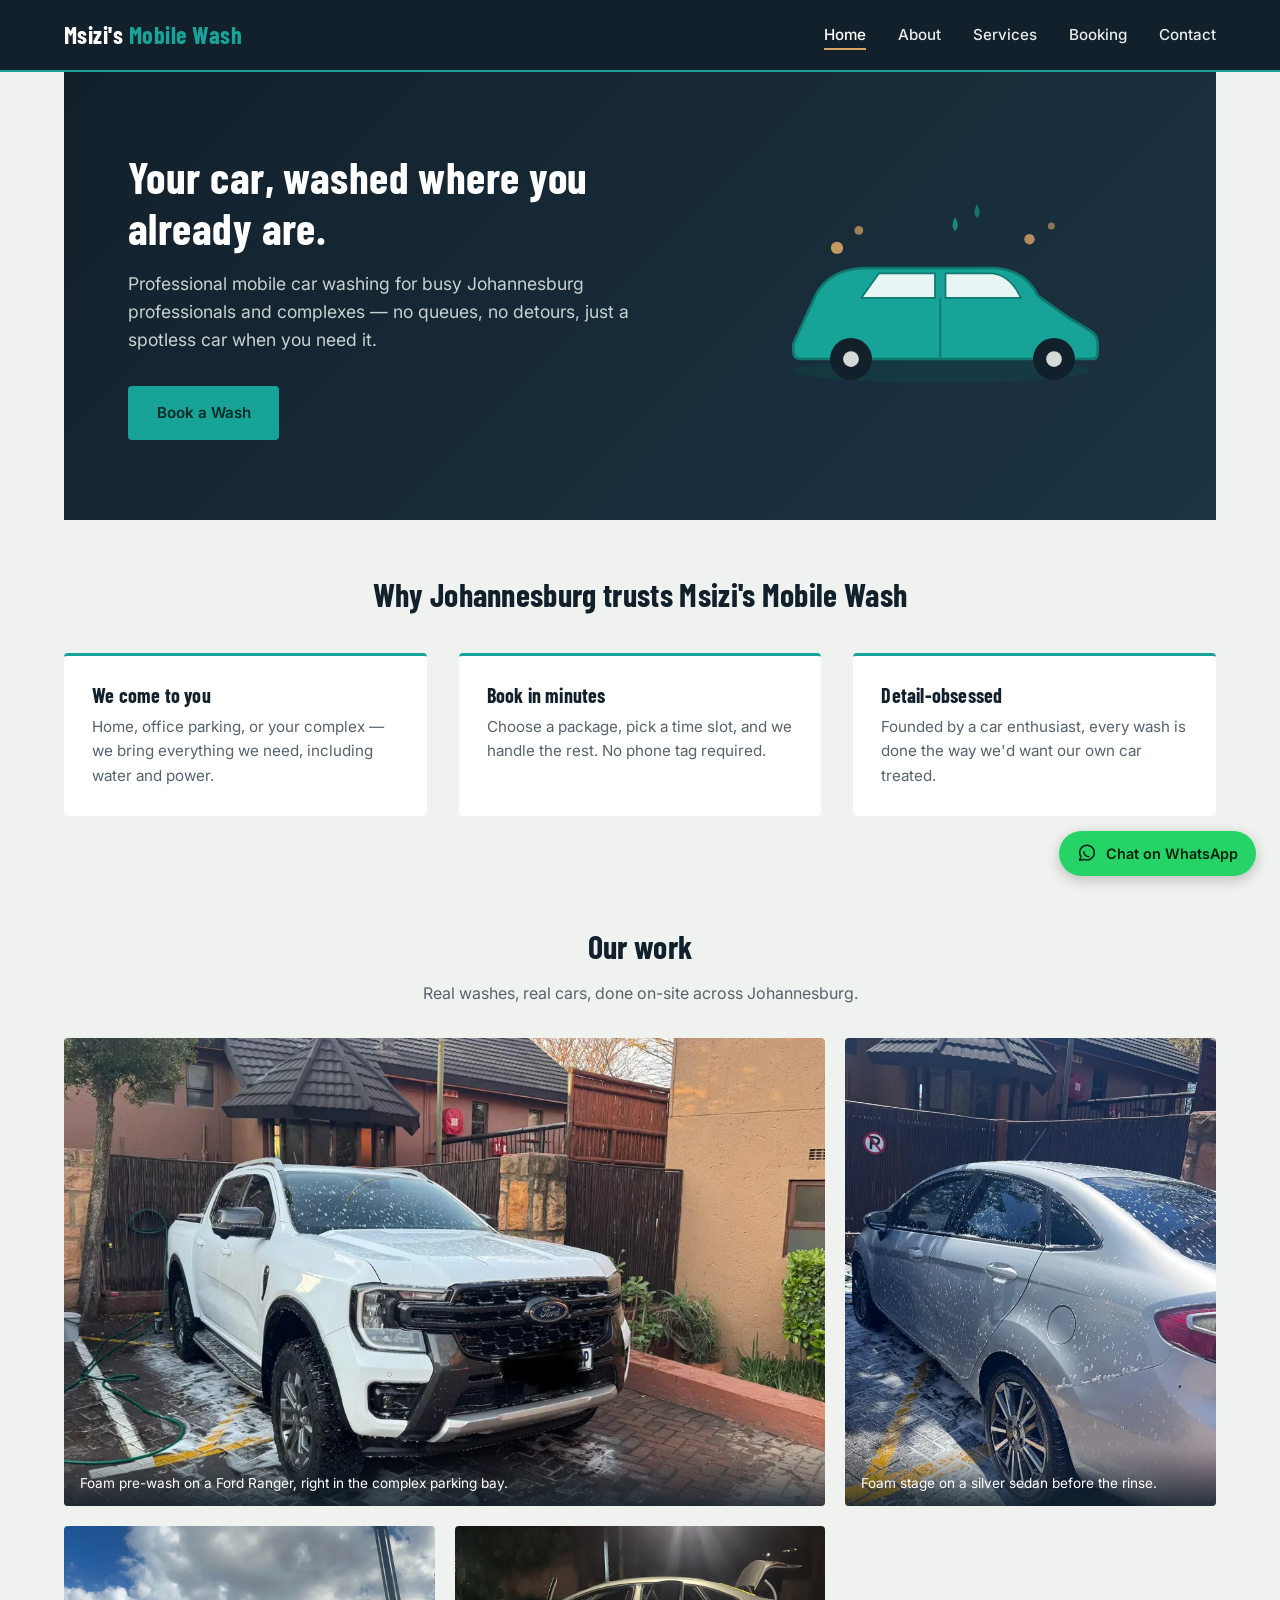
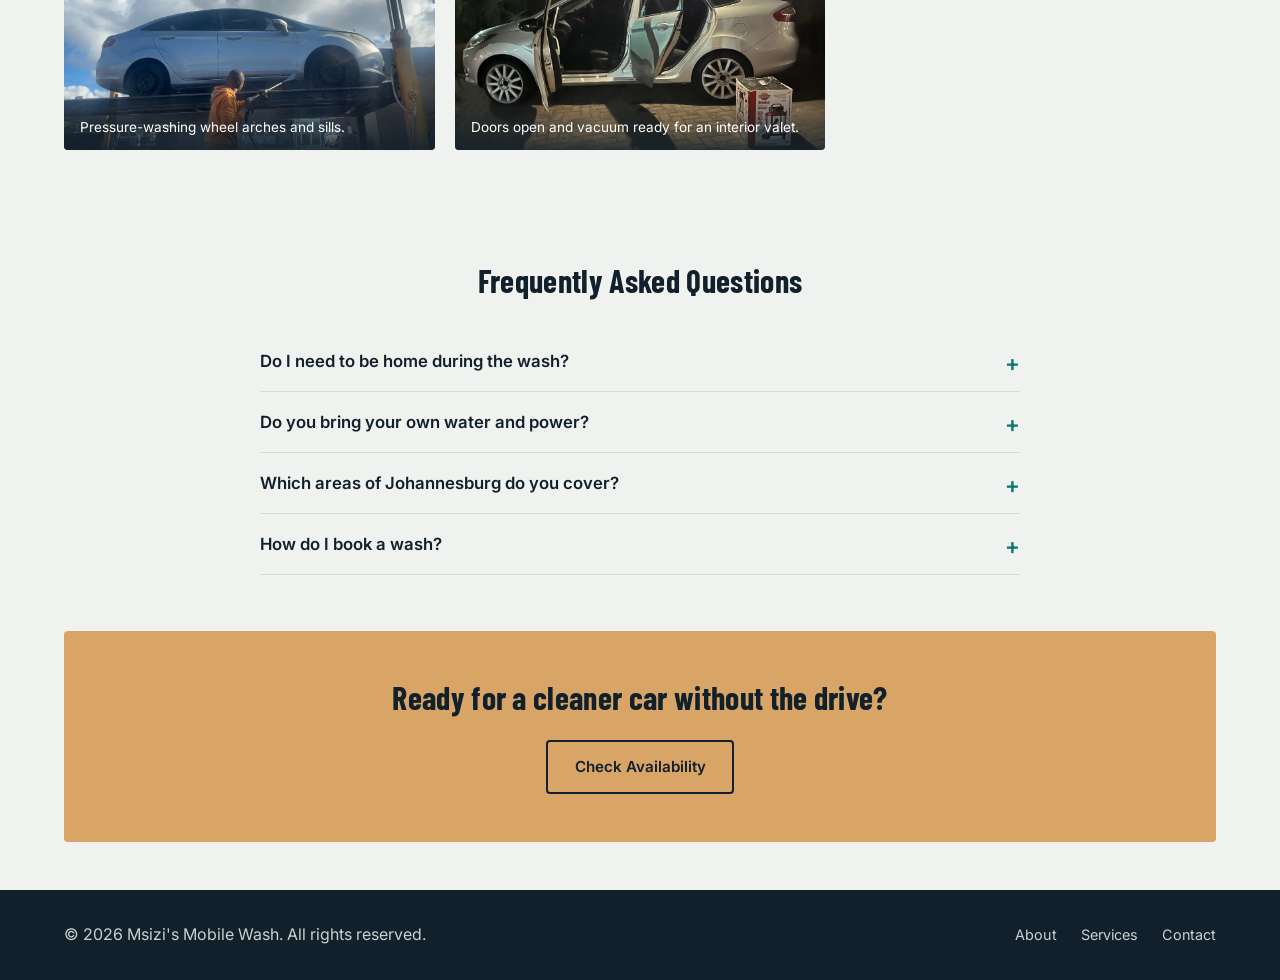
<file: index.html>
<!DOCTYPE html>
<html lang="en">

<head>
  <meta charset="UTF-8">
  <meta name="viewport" content="width=device-width, initial-scale=1.0">
  <title>Msizi's Mobile Wash | Mobile Car Wash in Johannesburg</title>
  <meta name="description"
    content="Msizi's Mobile Wash brings premium car cleaning to your home, office, or complex anywhere in Johannesburg. Book your wash online today.">
  <link rel="canonical" href="https://www.msizismobilewash.co.za/index.html">

  <meta property="og:type" content="website">
  <meta property="og:title" content="Msizi's Mobile Wash | Mobile Car Wash in Johannesburg">
  <meta property="og:description"
    content="Premium car cleaning that comes to you — home, office, or complex, anywhere in Johannesburg.">
  <meta property="og:url" content="https://www.msizismobilewash.co.za/index.html">
  <meta property="og:image" content="https://www.msizismobilewash.co.za/images/hero-illustration.svg">
  <meta name="twitter:card" content="summary_large_image">

  <script type="application/ld+json">
  {
    "@context": "https://schema.org",
    "@type": "AutoWash",
    "name": "Msizi's Mobile Wash",
    "image": "https://www.msizismobilewash.co.za/images/hero-illustration.svg",
    "description": "Mobile car wash service bringing premium vehicle cleaning to homes, offices, and complexes across Johannesburg.",
    "areaServed": {
      "@type": "City",
      "name": "Johannesburg"
    },
    "address": {
      "@type": "PostalAddress",
      "addressLocality": "Johannesburg",
      "addressRegion": "Gauteng",
      "addressCountry": "ZA"
    },
    "telephone": "+27731234567",
    "priceRange": "R150 - R550",
    "openingHours": "Mo-Sa 07:00-18:00"
  }
  </script>

  <link rel="stylesheet" href="css/style.css">
</head>

<body>
  <header>
    <div class="logo">Msizi's <span>Mobile Wash</span></div>
    <nav>
      <button class="nav-toggle" id="navToggle" aria-label="Toggle navigation" aria-expanded="false">&#9776;</button>
      <ul id="navMenu">
        <li><a href="index.html" class="active">Home</a></li>
        <li><a href="about.html">About</a></li>
        <li><a href="services.html">Services</a></li>
        <li><a href="booking.html">Booking</a></li>
        <li><a href="contact.html">Contact</a></li>
      </ul>
    </nav>
  </header>

  <main>
    <section class="hero">
      <div class="hero-content">
        <h1>Your car, washed where you already are.</h1>
        <p>Professional mobile car washing for busy Johannesburg professionals and complexes — no queues, no detours,
          just a spotless car when you need it.</p>
        <a href="booking.html" class="btn-primary">Book a Wash</a>
      </div>
      <img src="images/hero-illustration.svg"
        alt="Illustration of a car being washed with water droplets and suds around it" width="480" height="300"
        class="hero-image" loading="lazy">
    </section>

    <section class="highlights">
      <h2>Why Johannesburg trusts Msizi's Mobile Wash</h2>
      <div class="highlight-grid">
        <div class="highlight-card">
          <h3>We come to you</h3>
          <p>Home, office parking, or your complex — we bring everything we need, including water and power.</p>
        </div>
        <div class="highlight-card">
          <h3>Book in minutes</h3>
          <p>Choose a package, pick a time slot, and we handle the rest. No phone tag required.</p>
        </div>
        <div class="highlight-card">
          <h3>Detail-obsessed</h3>
          <p>Founded by a car enthusiast, every wash is done the way we'd want our own car treated.</p>
        </div>
      </div>
    </section>

    <section class="gallery">
      <h2>Our work</h2>
      <p class="gallery-intro">Real washes, real cars, done on-site across Johannesburg.</p>
      <div class="gallery-grid">
        <figure class="gallery-item gallery-feature">
          <img src="images/ranger-foam-wash.webp"
            alt="White Ford Ranger bakkie covered in foam in a complex parking bay, with a hose and bucket beside it"
            width="1200" height="675" loading="lazy">
          <figcaption>Foam pre-wash on a Ford Ranger, right in the complex parking bay.</figcaption>
        </figure>
        <figure class="gallery-item gallery-tall">
          <img src="images/fiesta-foam-rinse.webp"
            alt="Silver sedan with foam on the doors and alloy wheel, ready for rinsing"
            width="675" height="1200" loading="lazy">
          <figcaption>Foam stage on a silver sedan before the rinse.</figcaption>
        </figure>
        <figure class="gallery-item">
          <img src="images/pressure-wash-detail.webp"
            alt="Technician in an orange hoodie pressure-washing the underside and wheel arch of a silver sedan"
            width="1200" height="675" loading="lazy">
          <figcaption>Pressure-washing wheel arches and sills.</figcaption>
        </figure>
        <figure class="gallery-item">
          <img src="images/interior-valet-prep.webp"
            alt="Silver sedan at night with all doors and boot open, and a wet-and-dry vacuum box beside it, ready for an interior valet"
            width="1200" height="675" loading="lazy">
          <figcaption>Doors open and vacuum ready for an interior valet.</figcaption>
        </figure>
      </div>
    </section>

    <section class="faq">
      <h2>Frequently Asked Questions</h2>

      <div class="faq-item">
        <button class="faq-question" aria-expanded="false">Do I need to be home during the wash?</button>
        <div class="faq-answer">
          <p>No — as long as we can access your vehicle and there's space to work, you're welcome to carry on with your
            day. Just leave your keys arranged with security or reception if you won't be there.</p>
        </div>
      </div>

      <div class="faq-item">
        <button class="faq-question" aria-expanded="false">Do you bring your own water and power?</button>
        <div class="faq-answer">
          <p>Yes, our team arrives fully equipped with water and power for every wash, so you don't need to supply
            anything.</p>
        </div>
      </div>

      <div class="faq-item">
        <button class="faq-question" aria-expanded="false">Which areas of Johannesburg do you cover?</button>
        <div class="faq-answer">
          <p>We currently service Sandton and Rosebank, with more areas being added regularly. Check our <a
              href="contact.html">Contact page</a> for the latest coverage.</p>
        </div>
      </div>

      <div class="faq-item">
        <button class="faq-question" aria-expanded="false">How do I book a wash?</button>
        <div class="faq-answer">
          <p>Head to our <a href="booking.html">Booking page</a>, choose a package, and pick a date and time that works
            for you. We'll confirm your appointment shortly after.</p>
        </div>
      </div>
    </section>

    <section class="cta-band">
      <h2>Ready for a cleaner car without the drive?</h2>
      <a href="booking.html" class="btn-secondary">Check Availability</a>
    </section>
  </main>

  <footer>
    <div class="footer-content">
      <p>&copy; 2026 Msizi's Mobile Wash. All rights reserved.</p>
      <ul class="footer-links">
        <li><a href="about.html">About</a></li>
        <li><a href="services.html">Services</a></li>
        <li><a href="contact.html">Contact</a></li>
      </ul>
    </div>
  </footer>

  <a href="https://wa.me/27731234567?text=Hi%20Msizi%27s%20Mobile%20Wash%2C%20I%27d%20like%20to%20find%20out%20more%20about%20your%20car%20wash%20services."
    class="whatsapp-float" target="_blank" rel="noopener" aria-label="Chat with us on WhatsApp">
    <svg viewBox="0 0 24 24" width="22" height="22" fill="none" aria-hidden="true">
      <path d="M4 20l1.3-4A8 8 0 1 1 9 19l-5 1z" stroke="currentColor" stroke-width="1.6" stroke-linejoin="round" />
      <path d="M8.5 10.5c0 3 2.5 5.5 5.5 5.5" stroke="currentColor" stroke-width="1.6" stroke-linecap="round" />
    </svg>
    <span>Chat on WhatsApp</span>
  </a>

  <script src="js/script.js"></script>
</body>

</html>
</file>
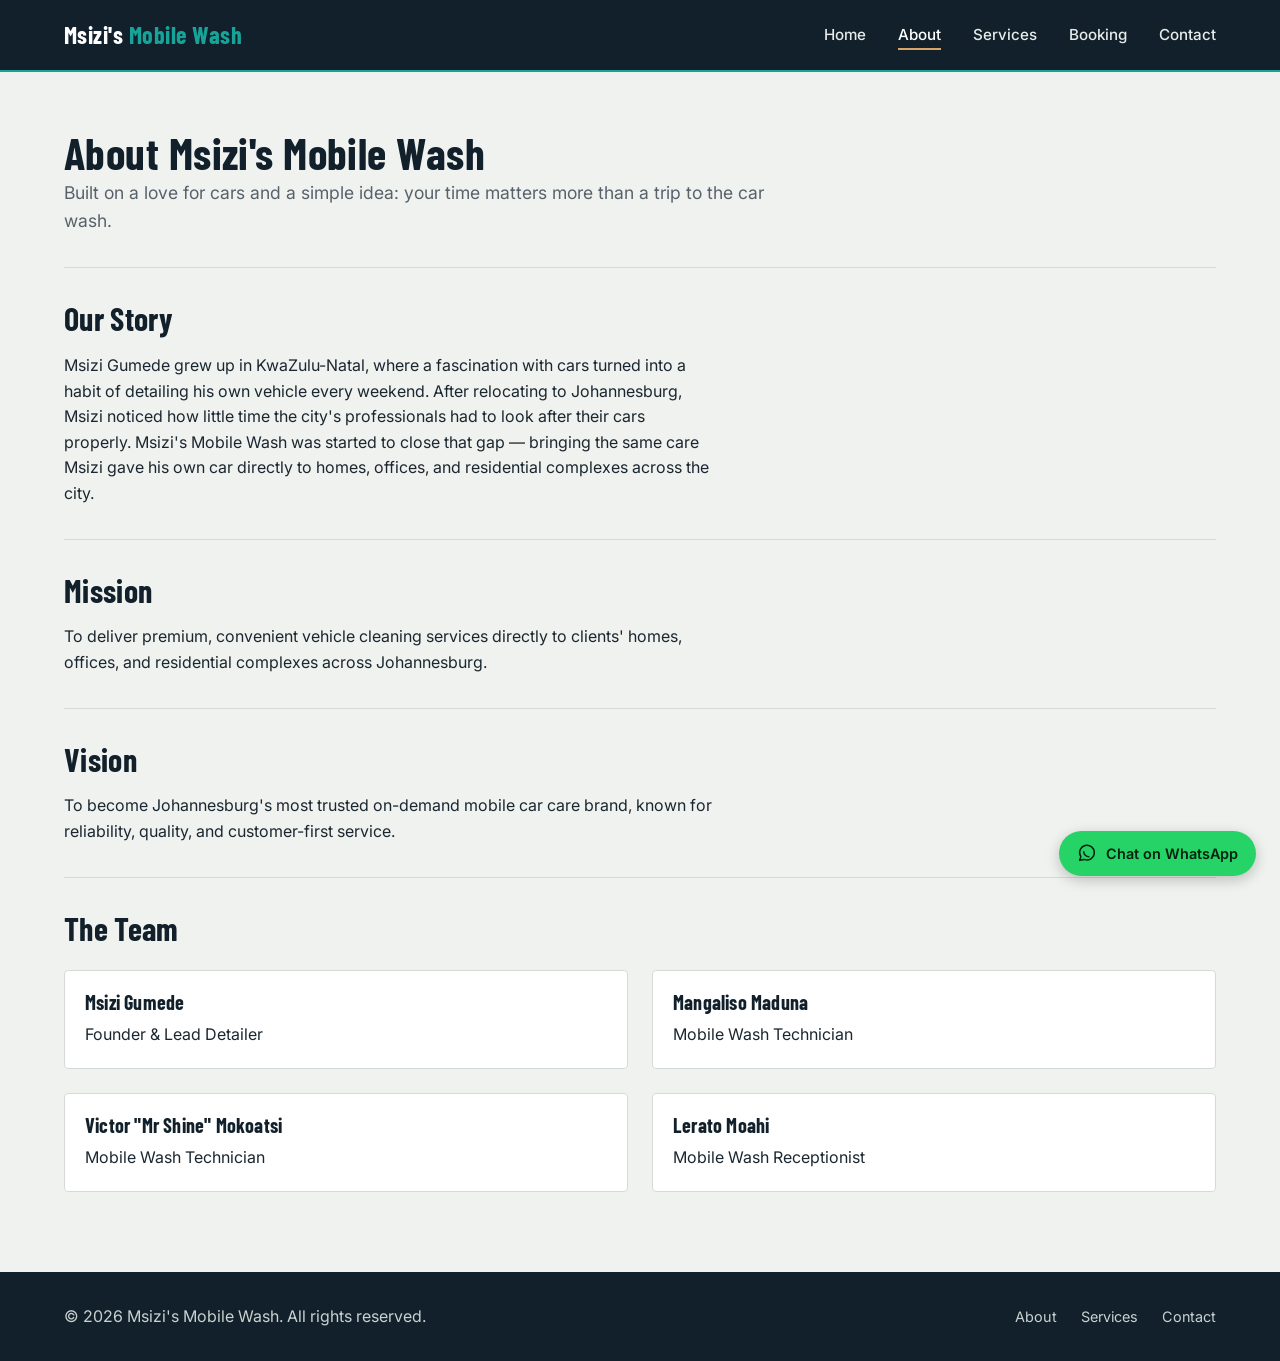
<file: about.html>
<!DOCTYPE html>
<html lang="en">

<head>
  <meta charset="UTF-8">
  <meta name="viewport" content="width=device-width, initial-scale=1.0">
  <title>About Us | Msizi's Mobile Wash</title>
  <meta name="description"
    content="Meet Msizi Gumede, the car enthusiast behind Msizi's Mobile Wash, and learn our mission to bring premium car care to Johannesburg's doorstep.">
  <link rel="canonical" href="https://www.msizismobilewash.co.za/about.html">
  <meta property="og:type" content="website">
  <meta property="og:title" content="About Us | Msizi's Mobile Wash">
  <meta property="og:description" content="Meet Msizi Gumede, the car enthusiast behind Msizi's Mobile Wash.">
  <meta property="og:url" content="https://www.msizismobilewash.co.za/about.html">
  <link rel="stylesheet" href="css/style.css">
</head>

<body>
  <header>
    <div class="logo">Msizi's <span>Mobile Wash</span></div>
    <nav>
      <button class="nav-toggle" id="navToggle" aria-label="Toggle navigation" aria-expanded="false">&#9776;</button>
      <ul id="navMenu">
        <li><a href="index.html">Home</a></li>
        <li><a href="about.html" class="active">About</a></li>
        <li><a href="services.html">Services</a></li>
        <li><a href="booking.html">Booking</a></li>
        <li><a href="contact.html">Contact</a></li>
      </ul>
    </nav>
  </header>

  <main>
    <section class="page-intro">
      <h1>About Msizi's Mobile Wash</h1>
      <p>Built on a love for cars and a simple idea: your time matters more than a trip to the car wash.</p>
    </section>

    <section class="content-block">
      <h2>Our Story</h2>
      <p>Msizi Gumede grew up in KwaZulu-Natal, where a fascination with cars turned into a habit of detailing his own
        vehicle every weekend. After relocating to Johannesburg, Msizi noticed how little time the city's professionals
        had to look after their cars properly. Msizi's Mobile Wash was started to close that gap — bringing the same
        care Msizi gave his own car directly to homes, offices, and residential complexes across the city.</p>
    </section>

    <section class="content-block">
      <h2>Mission</h2>
      <p>To deliver premium, convenient vehicle cleaning services directly to clients' homes, offices, and residential
        complexes across Johannesburg.</p>
    </section>

    <section class="content-block">
      <h2>Vision</h2>
      <p>To become Johannesburg's most trusted on-demand mobile car care brand, known for reliability, quality, and
        customer-first service.</p>
    </section>

    <section class="content-block">
      <h2>The Team</h2>
      <div class="team-grid">
        <div class="team-member">
          <h3>Msizi Gumede</h3>
          <p>Founder &amp; Lead Detailer</p>
        </div>
        <div class="team-member">
          <h3>Mangaliso Maduna</h3>
          <p>Mobile Wash Technician</p>
        </div>
        <div class="team-member">
          <h3>Victor "Mr Shine" Mokoatsi</h3>
          <p>Mobile Wash Technician</p>
        </div>
        <div class="team-member">
          <h3>Lerato Moahi</h3>
          <p>Mobile Wash Receptionist</p>
        </div>
      </div>
    </section>
  </main>

  <footer>
    <div class="footer-content">
      <p>&copy; 2026 Msizi's Mobile Wash. All rights reserved.</p>
      <ul class="footer-links">
        <li><a href="about.html">About</a></li>
        <li><a href="services.html">Services</a></li>
        <li><a href="contact.html">Contact</a></li>
      </ul>
    </div>
  </footer>

  <a href="https://wa.me/27731234567?text=Hi%20Msizi%27s%20Mobile%20Wash%2C%20I%27d%20like%20to%20find%20out%20more%20about%20your%20car%20wash%20services."
    class="whatsapp-float" target="_blank" rel="noopener" aria-label="Chat with us on WhatsApp">
    <svg viewBox="0 0 24 24" width="22" height="22" fill="none" aria-hidden="true">
      <path d="M4 20l1.3-4A8 8 0 1 1 9 19l-5 1z" stroke="currentColor" stroke-width="1.6" stroke-linejoin="round" />
      <path d="M8.5 10.5c0 3 2.5 5.5 5.5 5.5" stroke="currentColor" stroke-width="1.6" stroke-linecap="round" />
    </svg>
    <span>Chat on WhatsApp</span>
  </a>

  <script src="js/script.js"></script>
</body>

</html>
</file>
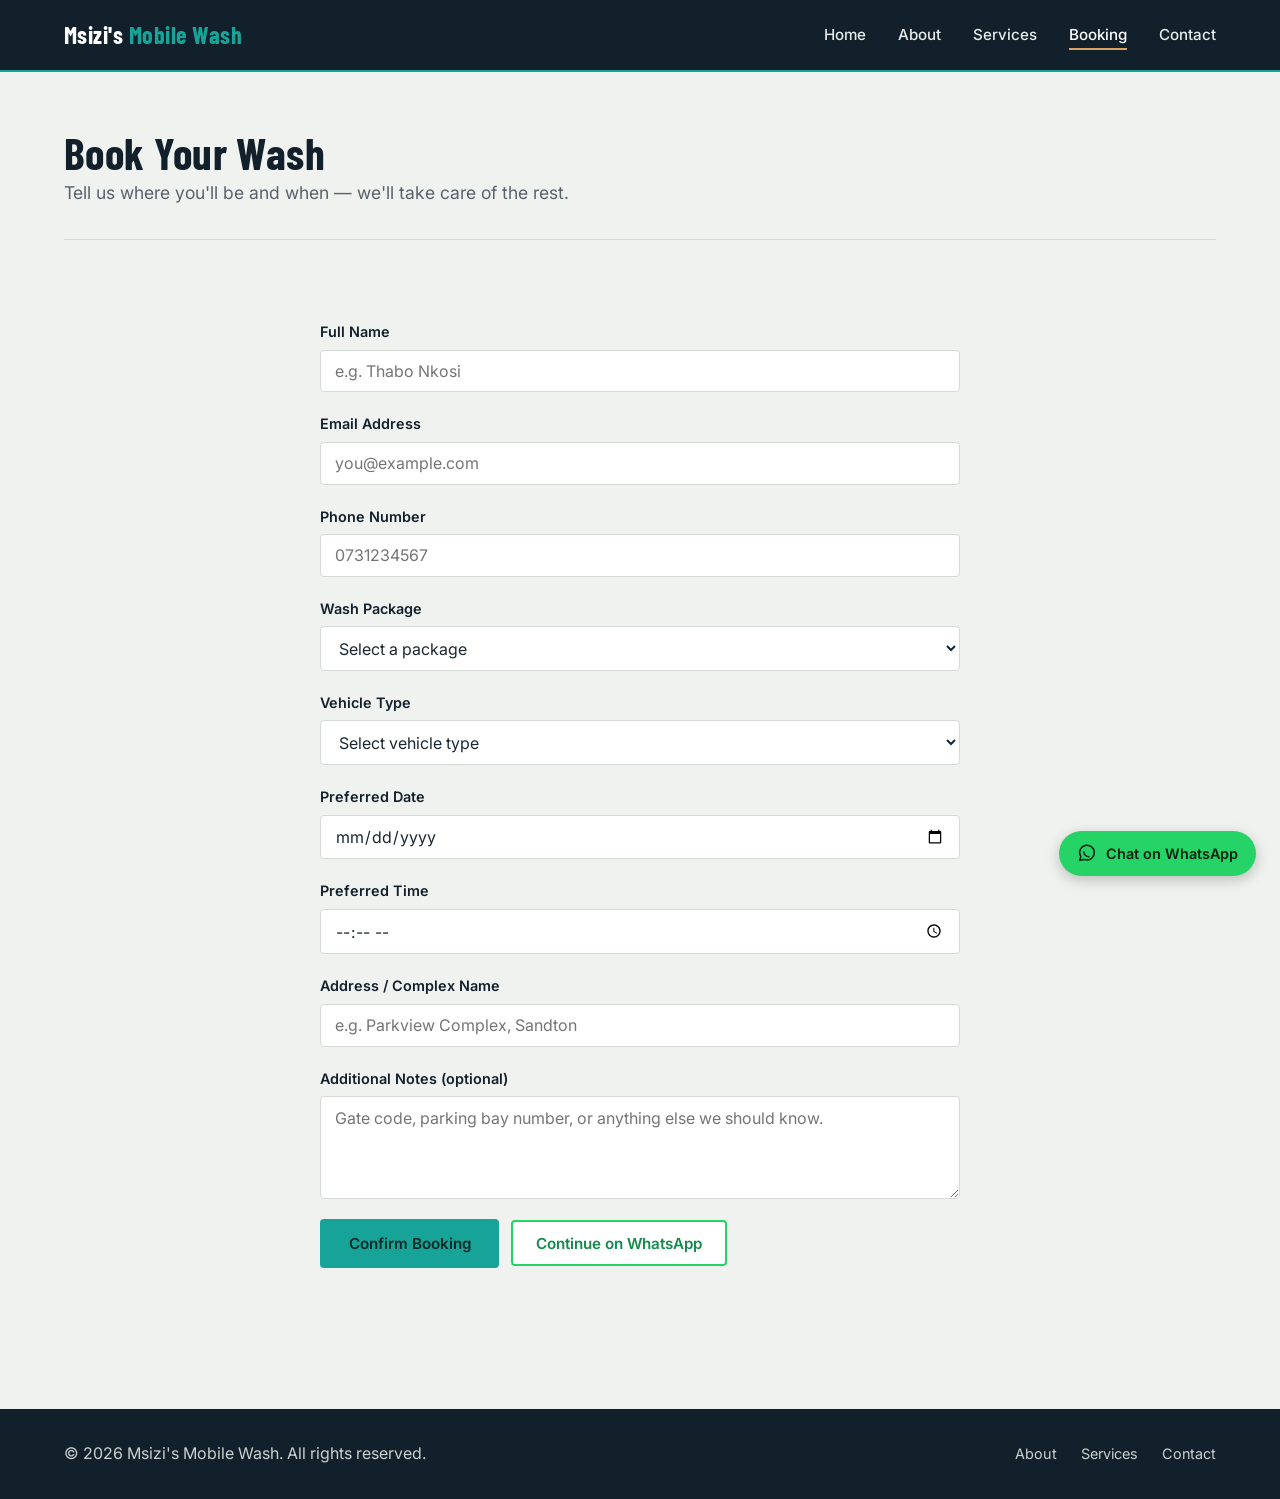
<file: booking.html>
<!DOCTYPE html>
<html lang="en">

<head>
  <meta charset="UTF-8">
  <meta name="viewport" content="width=device-width, initial-scale=1.0">
  <title>Book a Wash | Msizi's Mobile Wash</title>
  <meta name="description"
    content="Book your mobile car wash appointment in Johannesburg. Choose your package, pick a date and time, and we'll come to you.">
  <link rel="canonical" href="https://www.msizismobilewash.co.za/booking.html">
  <meta property="og:type" content="website">
  <meta property="og:title" content="Book a Wash | Msizi's Mobile Wash">
  <meta property="og:description" content="Choose your package, pick a date and time, and we'll come to you.">
  <meta property="og:url" content="https://www.msizismobilewash.co.za/booking.html">
  <link rel="stylesheet" href="css/style.css">
</head>

<body>
  <header>
    <div class="logo">Msizi's <span>Mobile Wash</span></div>
    <nav>
      <button class="nav-toggle" id="navToggle" aria-label="Toggle navigation" aria-expanded="false">&#9776;</button>
      <ul id="navMenu">
        <li><a href="index.html">Home</a></li>
        <li><a href="about.html">About</a></li>
        <li><a href="services.html">Services</a></li>
        <li><a href="booking.html" class="active">Booking</a></li>
        <li><a href="contact.html">Contact</a></li>
      </ul>
    </nav>
  </header>

  <main>
    <section class="page-intro">
      <h1>Book Your Wash</h1>
      <p>Tell us where you'll be and when — we'll take care of the rest.</p>
    </section>

    <section class="form-section">
      <form id="bookingForm" action="#" method="post" novalidate>
        <div class="form-row">
          <label for="fullName">Full Name</label>
          <input type="text" id="fullName" name="fullName" required minlength="2" placeholder="e.g. Thabo Nkosi">
        </div>

        <div class="form-row">
          <label for="email">Email Address</label>
          <input type="email" id="email" name="email" required placeholder="you@example.com">
        </div>

        <div class="form-row">
          <label for="phone">Phone Number</label>
          <input type="tel" id="phone" name="phone" required pattern="0[0-9]{9}" placeholder="0731234567">
        </div>

        <div class="form-row">
          <label for="package">Wash Package</label>
          <select id="package" name="package" required>
            <option value="" disabled selected>Select a package</option>
            <option value="express">Express Wash — R150</option>
            <option value="standard">Standard Valet — R280</option>
            <option value="full">Full Detail — R550</option>
          </select>
        </div>

        <div class="form-row">
          <label for="vehicleType">Vehicle Type</label>
          <select id="vehicleType" name="vehicleType" required>
            <option value="" disabled selected>Select vehicle type</option>
            <option value="sedan">Sedan</option>
            <option value="suv">SUV / Crossover</option>
            <option value="bakkie">Bakkie</option>
            <option value="other">Other</option>
          </select>
        </div>

        <div class="form-row">
          <label for="date">Preferred Date</label>
          <input type="date" id="date" name="date" required>
        </div>

        <div class="form-row">
          <label for="time">Preferred Time</label>
          <input type="time" id="time" name="time" required>
        </div>

        <div class="form-row">
          <label for="address">Address / Complex Name</label>
          <input type="text" id="address" name="address" required placeholder="e.g. Parkview Complex, Sandton">
        </div>

        <div class="form-row">
          <label for="notes">Additional Notes (optional)</label>
          <textarea id="notes" name="notes" rows="4"
            placeholder="Gate code, parking bay number, or anything else we should know."></textarea>
        </div>

        <div class="form-actions">
          <button type="submit" class="btn-primary">Confirm Booking</button>
          <button type="button" id="whatsappBookButton" class="btn-whatsapp">Continue on WhatsApp</button>
        </div>
        <p class="form-status" id="formStatus" aria-live="polite"></p>
      </form>
    </section>
  </main>

  <footer>
    <div class="footer-content">
      <p>&copy; 2026 Msizi's Mobile Wash. All rights reserved.</p>
      <ul class="footer-links">
        <li><a href="about.html">About</a></li>
        <li><a href="services.html">Services</a></li>
        <li><a href="contact.html">Contact</a></li>
      </ul>
    </div>
  </footer>

  <a href="https://wa.me/27731234567?text=Hi%20Msizi%27s%20Mobile%20Wash%2C%20I%27d%20like%20to%20find%20out%20more%20about%20your%20car%20wash%20services."
    class="whatsapp-float" target="_blank" rel="noopener" aria-label="Chat with us on WhatsApp">
    <svg viewBox="0 0 24 24" width="22" height="22" fill="none" aria-hidden="true">
      <path d="M4 20l1.3-4A8 8 0 1 1 9 19l-5 1z" stroke="currentColor" stroke-width="1.6" stroke-linejoin="round" />
      <path d="M8.5 10.5c0 3 2.5 5.5 5.5 5.5" stroke="currentColor" stroke-width="1.6" stroke-linecap="round" />
    </svg>
    <span>Chat on WhatsApp</span>
  </a>

  <script src="js/script.js"></script>
</body>

</html>
</file>
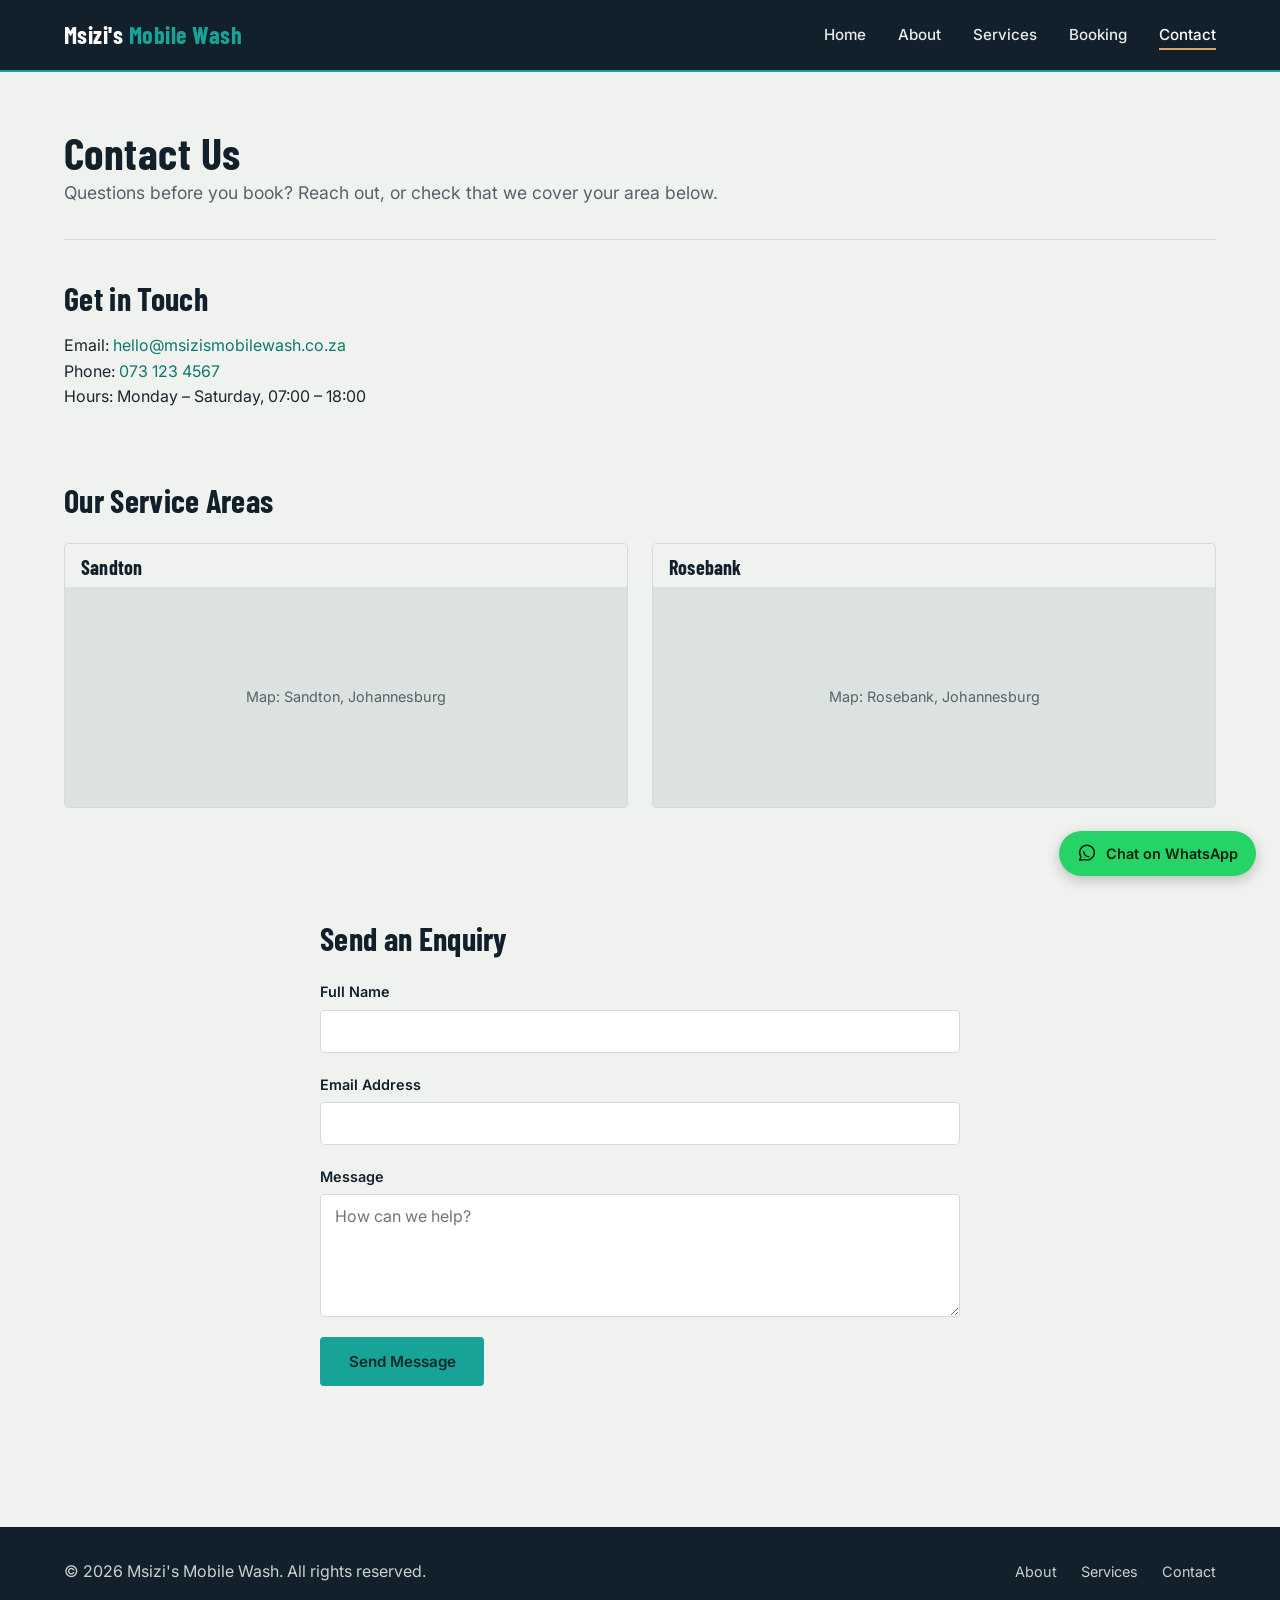
<file: contact.html>
<!DOCTYPE html>
<html lang="en">

<head>
  <meta charset="UTF-8">
  <meta name="viewport" content="width=device-width, initial-scale=1.0">
  <title>Contact Us | Msizi's Mobile Wash</title>
  <meta name="description"
    content="Get in touch with Msizi's Mobile Wash. Check our Johannesburg service areas and send us an enquiry.">
  <link rel="canonical" href="https://www.msizismobilewash.co.za/contact.html">
  <meta property="og:type" content="website">
  <meta property="og:title" content="Contact Us | Msizi's Mobile Wash">
  <meta property="og:description" content="Check our Johannesburg service areas and send us an enquiry.">
  <meta property="og:url" content="https://www.msizismobilewash.co.za/contact.html">
  <link rel="stylesheet" href="css/style.css">
</head>

<body>
  <header>
    <div class="logo">Msizi's <span>Mobile Wash</span></div>
    <nav>
      <button class="nav-toggle" id="navToggle" aria-label="Toggle navigation" aria-expanded="false">&#9776;</button>
      <ul id="navMenu">
        <li><a href="index.html">Home</a></li>
        <li><a href="about.html">About</a></li>
        <li><a href="services.html">Services</a></li>
        <li><a href="booking.html">Booking</a></li>
        <li><a href="contact.html" class="active">Contact</a></li>
      </ul>
    </nav>
  </header>

  <main>
    <section class="page-intro">
      <h1>Contact Us</h1>
      <p>Questions before you book? Reach out, or check that we cover your area below.</p>
    </section>

    <section class="contact-details">
      <div>
        <h2>Get in Touch</h2>
        <p>Email: <a href="mailto:hello@msizismobilewash.co.za">hello@msizismobilewash.co.za</a></p>
        <p>Phone: <a href="tel:0731234567">073 123 4567</a></p>
        <p>Hours: Monday – Saturday, 07:00 – 18:00</p>
      </div>
    </section>

    <section class="service-areas">
      <h2>Our Service Areas</h2>
      <div class="map-grid">
        <div class="map-card">
          <h3>Sandton</h3>
          <div class="map-embed" id="mapSandton" aria-label="Map showing Sandton service area">
            <p>Map: Sandton, Johannesburg</p>
          </div>
        </div>
        <div class="map-card">
          <h3>Rosebank</h3>
          <div class="map-embed" id="mapRosebank" aria-label="Map showing Rosebank service area">
            <p>Map: Rosebank, Johannesburg</p>
          </div>
        </div>
      </div>
    </section>

    <section class="form-section">
      <h2>Send an Enquiry</h2>
      <form id="contactForm" action="#" method="post" novalidate>
        <div class="form-row">
          <label for="contactName">Full Name</label>
          <input type="text" id="contactName" name="contactName" required minlength="2">
        </div>

        <div class="form-row">
          <label for="contactEmail">Email Address</label>
          <input type="email" id="contactEmail" name="contactEmail" required>
        </div>

        <div class="form-row">
          <label for="contactMessage">Message</label>
          <textarea id="contactMessage" name="contactMessage" rows="5" required minlength="10"
            placeholder="How can we help?"></textarea>
        </div>

        <button type="submit" class="btn-primary">Send Message</button>
        <p class="form-status" id="contactFormStatus" aria-live="polite"></p>
      </form>
    </section>
  </main>

  <footer>
    <div class="footer-content">
      <p>&copy; 2026 Msizi's Mobile Wash. All rights reserved.</p>
      <ul class="footer-links">
        <li><a href="about.html">About</a></li>
        <li><a href="services.html">Services</a></li>
        <li><a href="contact.html">Contact</a></li>
      </ul>
    </div>
  </footer>

  <a href="https://wa.me/27731234567?text=Hi%20Msizi%27s%20Mobile%20Wash%2C%20I%27d%20like%20to%20find%20out%20more%20about%20your%20car%20wash%20services."
    class="whatsapp-float" target="_blank" rel="noopener" aria-label="Chat with us on WhatsApp">
    <svg viewBox="0 0 24 24" width="22" height="22" fill="none" aria-hidden="true">
      <path d="M4 20l1.3-4A8 8 0 1 1 9 19l-5 1z" stroke="currentColor" stroke-width="1.6" stroke-linejoin="round" />
      <path d="M8.5 10.5c0 3 2.5 5.5 5.5 5.5" stroke="currentColor" stroke-width="1.6" stroke-linecap="round" />
    </svg>
    <span>Chat on WhatsApp</span>
  </a>

  <script src="js/script.js"></script>
</body>

</html>
</file>
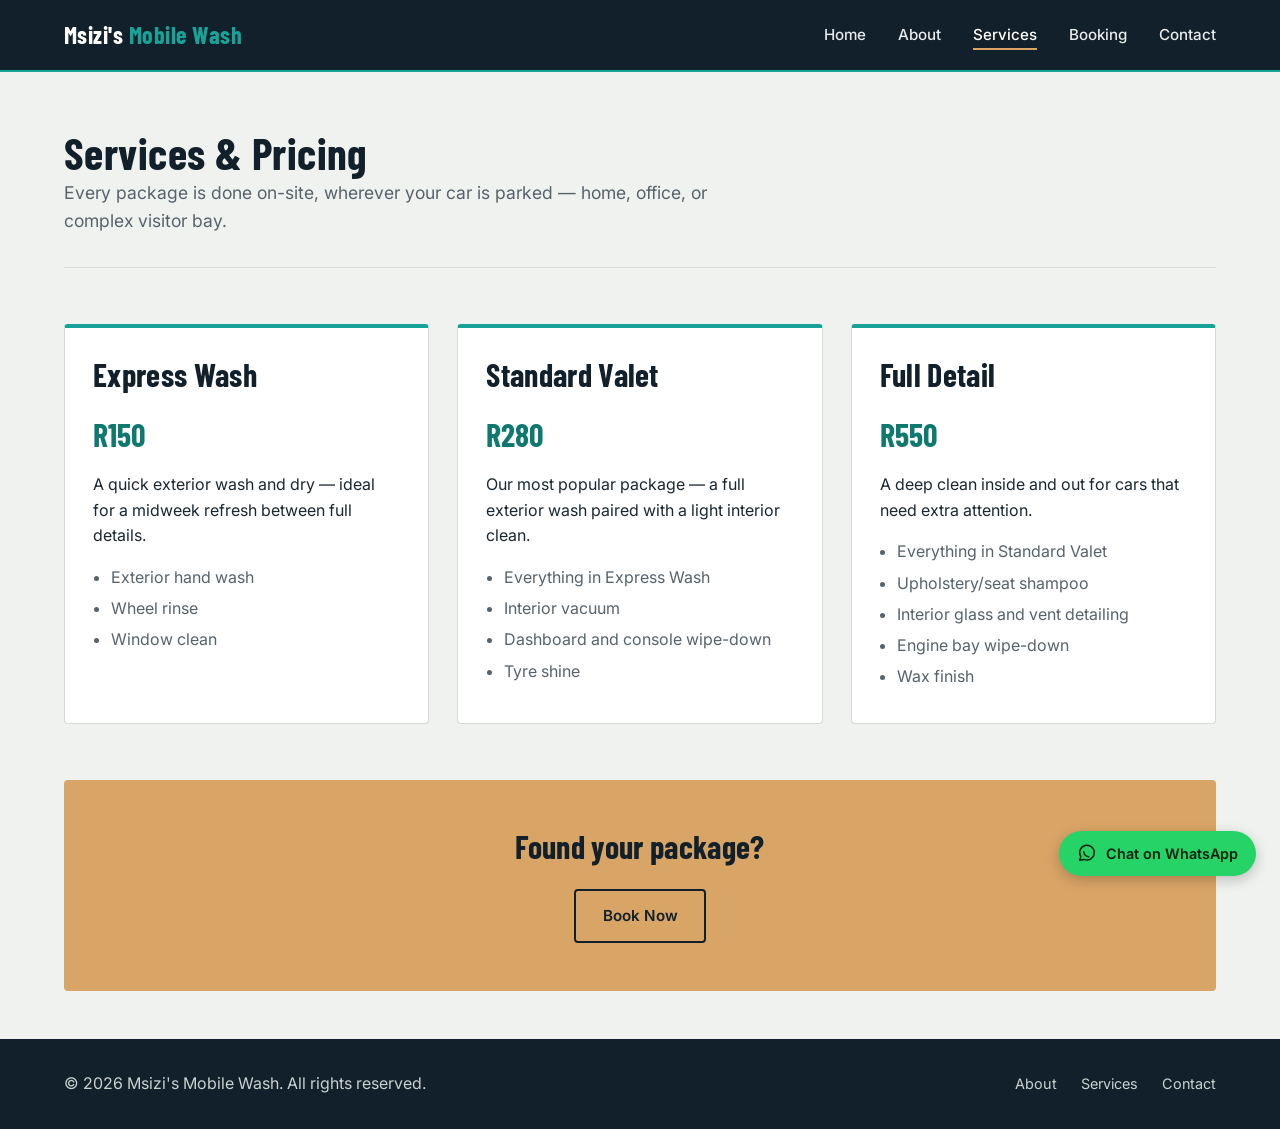
<file: services.html>
<!DOCTYPE html>
<html lang="en">

<head>
  <meta charset="UTF-8">
  <meta name="viewport" content="width=device-width, initial-scale=1.0">
  <title>Services &amp; Pricing | Msizi's Mobile Wash</title>
  <meta name="description"
    content="Explore Msizi's Mobile Wash packages, from a quick express wash to a full interior and exterior detail, wherever you're parked in Johannesburg.">
  <link rel="canonical" href="https://www.msizismobilewash.co.za/services.html">
  <meta property="og:type" content="website">
  <meta property="og:title" content="Services &amp; Pricing | Msizi's Mobile Wash">
  <meta property="og:description"
    content="Express Wash, Standard Valet, and Full Detail packages for Johannesburg's busy professionals.">
  <meta property="og:url" content="https://www.msizismobilewash.co.za/services.html">
  <link rel="stylesheet" href="css/style.css">
</head>

<body>
  <header>
    <div class="logo">Msizi's <span>Mobile Wash</span></div>
    <nav>
      <button class="nav-toggle" id="navToggle" aria-label="Toggle navigation" aria-expanded="false">&#9776;</button>
      <ul id="navMenu">
        <li><a href="index.html">Home</a></li>
        <li><a href="about.html">About</a></li>
        <li><a href="services.html" class="active">Services</a></li>
        <li><a href="booking.html">Booking</a></li>
        <li><a href="contact.html">Contact</a></li>
      </ul>
    </nav>
  </header>

  <main>
    <section class="page-intro">
      <h1>Services &amp; Pricing</h1>
      <p>Every package is done on-site, wherever your car is parked — home, office, or complex visitor bay.</p>
    </section>

    <section class="services-list">
      <article class="service-card">
        <h2>Express Wash</h2>
        <p class="price">R150</p>
        <p>A quick exterior wash and dry — ideal for a midweek refresh between full details.</p>
        <ul>
          <li>Exterior hand wash</li>
          <li>Wheel rinse</li>
          <li>Window clean</li>
        </ul>
      </article>

      <article class="service-card">
        <h2>Standard Valet</h2>
        <p class="price">R280</p>
        <p>Our most popular package — a full exterior wash paired with a light interior clean.</p>
        <ul>
          <li>Everything in Express Wash</li>
          <li>Interior vacuum</li>
          <li>Dashboard and console wipe-down</li>
          <li>Tyre shine</li>
        </ul>
      </article>

      <article class="service-card">
        <h2>Full Detail</h2>
        <p class="price">R550</p>
        <p>A deep clean inside and out for cars that need extra attention.</p>
        <ul>
          <li>Everything in Standard Valet</li>
          <li>Upholstery/seat shampoo</li>
          <li>Interior glass and vent detailing</li>
          <li>Engine bay wipe-down</li>
          <li>Wax finish</li>
        </ul>
      </article>
    </section>

    <section class="cta-band">
      <h2>Found your package?</h2>
      <a href="booking.html" class="btn-secondary">Book Now</a>
    </section>
  </main>

  <footer>
    <div class="footer-content">
      <p>&copy; 2026 Msizi's Mobile Wash. All rights reserved.</p>
      <ul class="footer-links">
        <li><a href="about.html">About</a></li>
        <li><a href="services.html">Services</a></li>
        <li><a href="contact.html">Contact</a></li>
      </ul>
    </div>
  </footer>

  <a href="https://wa.me/27719580444?text=Hi%20Msizi%27s%20Mobile%20Wash%2C%20I%27d%20like%20to%20find%20out%20more%20about%20your%20car%20wash%20services."
    class="whatsapp-float" target="_blank" rel="noopener" aria-label="Chat with us on WhatsApp">
    <svg viewBox="0 0 24 24" width="22" height="22" fill="none" aria-hidden="true">
      <path d="M4 20l1.3-4A8 8 0 1 1 9 19l-5 1z" stroke="currentColor" stroke-width="1.6" stroke-linejoin="round" />
      <path d="M8.5 10.5c0 3 2.5 5.5 5.5 5.5" stroke="currentColor" stroke-width="1.6" stroke-linecap="round" />
    </svg>
    <span>Chat on WhatsApp</span>
  </a>

  <script src="js/script.js"></script>
</body>

</html>
</file>
<file: css/style.css>
/* ==========================================================================
   Msizi's Mobile Wash — Stylesheet (Part 2: CSS Styling & Responsive Design)
   ========================================================================== */

@import url("https://fonts.googleapis.com/css2?family=Barlow+Condensed:wght@600;700&family=Inter:wght@400;500;600&display=swap");

/* ---------- Reset ---------- */
*,
*::before,
*::after {
  box-sizing: border-box;
  margin: 0;
  padding: 0;
}

img {
  max-width: 100%;
  display: block;
}

/* ---------- Base tokens ---------- */
:root {
  --color-navy: #12202b;
  --color-steel: #4a5560;
  --color-teal: #17a398;
  --color-teal-dark: #0f786f;
  --color-sand: #d9a566;
  --color-bg: #f0f2ef;
  --color-surface: #ffffff;
  --color-border: #d6dad6;
  --color-text: #1b2730;
  --color-text-muted: #57626b;

  --font-heading: "Barlow Condensed", "Arial Narrow", sans-serif;
  --font-body: "Inter", Arial, sans-serif;

  --max-width: 1180px;
  --radius: 4px;
}

/* ---------- Base style ---------- */
html {
  scroll-behavior: smooth;
}

body {
  font-family: var(--font-body);
  font-size: 1rem;
  line-height: 1.6;
  color: var(--color-text);
  background-color: var(--color-bg);
}

h1,
h2,
h3 {
  font-family: var(--font-heading);
  font-weight: 700;
  letter-spacing: 0.01em;
  line-height: 1.15;
  color: var(--color-navy);
}

h1 {
  font-size: 2.75rem;
}

h2 {
  font-size: 2rem;
  margin-bottom: 1rem;
}

h3 {
  font-size: 1.25rem;
  margin-bottom: 0.5rem;
}

p {
  max-width: 65ch;
}

a {
  color: var(--color-teal-dark);
  text-decoration: none;
}

a:hover,
a:focus {
  text-decoration: underline;
}

/* ---------- Layout helpers ---------- */
header,
main,
footer {
  padding-left: 5vw;
  padding-right: 5vw;
}

section {
  max-width: var(--max-width);
  margin: 0 auto;
  padding: 3.5rem 0;
}

/* ---------- Header & Navigation ---------- */
header {
  display: flex;
  align-items: center;
  justify-content: space-between;
  background-color: var(--color-navy);
  color: #fff;
  padding-top: 1rem;
  padding-bottom: 1rem;
  position: sticky;
  top: 0;
  z-index: 10;
  border-bottom: 2px solid var(--color-teal);
}

.logo {
  font-family: var(--font-heading);
  font-size: 1.5rem;
  font-weight: 700;
  color: #fff;
  letter-spacing: 0.02em;
}

.logo span {
  color: var(--color-teal);
}

nav ul {
  list-style: none;
  display: flex;
  gap: 2rem;
}

nav li + li {
  margin-left: 2rem;
}

nav ul {
  gap: 0;
}

@supports (gap: 2rem) {
  nav ul {
    gap: 2rem;
  }

  nav li + li {
    margin-left: 0;
  }
}

nav a {
  color: #e7ebea;
  font-weight: 500;
  font-size: 0.95rem;
  padding-bottom: 0.25rem;
  border-bottom: 2px solid transparent;
}

nav a:hover,
nav a:focus {
  color: #fff;
  text-decoration: none;
  border-bottom-color: var(--color-teal);
}

nav a.active {
  color: #fff;
  border-bottom-color: var(--color-sand);
}

.nav-toggle {
  display: none;
  background: none;
  border: none;
  color: #fff;
  font-size: 1.5rem;
  cursor: pointer;
}

/* ---------- Buttons ---------- */
.btn-primary,
.btn-secondary {
  display: inline-block;
  font-family: var(--font-body);
  font-weight: 600;
  font-size: 0.95rem;
  padding: 0.85em 1.75em;
  border-radius: var(--radius);
  border: 2px solid transparent;
  cursor: pointer;
  transition:
    background-color 0.15s ease,
    color 0.15s ease,
    border-color 0.15s ease;
}

.btn-primary {
  background-color: var(--color-teal);
  color: #062b27;
}

.btn-primary:hover,
.btn-primary:focus {
  background-color: var(--color-teal-dark);
  color: #fff;
  text-decoration: none;
}

.btn-primary:active {
  background-color: #0b5951;
}

.btn-secondary {
  background-color: transparent;
  color: var(--color-navy);
  border-color: var(--color-navy);
}

.btn-secondary:hover,
.btn-secondary:focus {
  background-color: var(--color-navy);
  color: #fff;
  text-decoration: none;
}

/* ---------- Hero ---------- */
.hero {
  background-color: var(--color-navy);
  background-image: linear-gradient(135deg, #12202b 0%, #1c3444 100%);
  color: #fff;
  padding: 0;
  display: flex;
  align-items: center;
  justify-content: space-between;
  flex-wrap: wrap;
  gap: 2rem;
}

.hero-content {
  margin: 0;
  padding: 5rem 5vw 5rem 5vw;
  max-width: 640px;
  flex: 1 1 360px;
}

.hero-image {
  flex: 1 1 320px;
  max-width: 420px;
  margin: 0 5vw 0 0;
}

.hero-content h1 {
  color: #fff;
  margin-bottom: 1rem;
}

.hero-content p {
  color: #c9d2d0;
  font-size: 1.1rem;
  margin-bottom: 2rem;
}

/* ---------- Highlights (3-column grid) ---------- */
.highlights h2 {
  text-align: center;
}

.highlight-grid {
  display: grid;
  grid-template-columns: repeat(3, 1fr);
  gap: 2rem;
  margin-top: 2.5rem;
}

.highlight-card {
  background-color: var(--color-surface);
  border-top: 3px solid var(--color-teal);
  padding: 1.75rem;
  border-radius: var(--radius);
}

.highlight-card h3 {
  color: var(--color-navy);
}

.highlight-card p {
  color: var(--color-text-muted);
  font-size: 0.95rem;
}

/* ---------- Gallery (home page) ---------- */
.gallery h2,
.gallery-intro {
  text-align: center;
  margin-left: auto;
  margin-right: auto;
}

.gallery-intro {
  color: var(--color-text-muted);
}

.gallery-grid {
  display: grid;
  grid-template-columns: repeat(3, 1fr);
  grid-auto-rows: 14rem;
  gap: 1.25rem;
  margin-top: 2rem;
}

.gallery-item {
  position: relative;
  overflow: hidden;
  border-radius: var(--radius);
  background-color: var(--color-navy);
}

.gallery-item img {
  width: 100%;
  height: 100%;
  object-fit: cover;
}

.gallery-feature {
  grid-column: span 2;
  grid-row: span 2;
}

.gallery-tall {
  grid-row: span 2;
}

.gallery-item figcaption {
  position: absolute;
  left: 0;
  right: 0;
  bottom: 0;
  padding: 1.5rem 1rem 0.75rem;
  font-size: 0.85rem;
  color: #fff;
  background: linear-gradient(
    to top,
    rgba(18, 32, 43, 0.85),
    rgba(18, 32, 43, 0)
  );
}

/* ---------- CTA band ---------- */
.cta-band {
  background-color: var(--color-sand);
  text-align: center;
  border-radius: var(--radius);
  padding: 3rem 2rem;
}

.cta-band h2 {
  margin-bottom: 1.5rem;
}

/* ---------- FAQ accordion ---------- */
.faq {
  max-width: 760px;
  margin-left: auto;
  margin-right: auto;
}

.faq h2 {
  text-align: center;
  margin-bottom: 2rem;
}

.faq-item {
  border-bottom: 1px solid var(--color-border);
}

.faq-question {
  width: 100%;
  text-align: left;
  background: none;
  border: none;
  font-family: var(--font-body);
  font-weight: 600;
  font-size: 1.05rem;
  color: var(--color-navy);
  padding: 1.25rem 2rem 1.25rem 0;
  position: relative;
  cursor: pointer;
}

.faq-question::after {
  content: "+";
  position: absolute;
  right: 0;
  top: 1.1rem;
  font-size: 1.4rem;
  color: var(--color-teal-dark);
  transition: transform 0.2s ease;
}

.faq-item.open .faq-question::after {
  transform: rotate(45deg);
}

.faq-answer {
  max-height: 0;
  overflow: hidden;
  transition: max-height 0.25s ease;
}

.faq-answer p {
  color: var(--color-text-muted);
  padding-bottom: 1.25rem;
}

/* ---------- Page intro (About / Services / Booking / Contact) ---------- */
.page-intro {
  text-align: left;
  border-bottom: 1px solid var(--color-border);
  padding-bottom: 2rem;
}

.page-intro p {
  color: var(--color-text-muted);
  font-size: 1.1rem;
}

/* ---------- Content blocks (About) ---------- */
.content-block {
  padding: 2rem 0;
  border-bottom: 1px solid var(--color-border);
}

.content-block:last-of-type {
  border-bottom: none;
}

.team-grid {
  display: grid;
  grid-template-columns: repeat(2, 1fr);
  gap: 1.5rem;
  margin-top: 1.5rem;
}

.team-member {
  background-color: var(--color-surface);
  border: 1px solid var(--color-border);
  border-radius: var(--radius);
  padding: 1.25rem;
}

/* ---------- Services ---------- */
.services-list {
  display: grid;
  grid-template-columns: repeat(3, 1fr);
  gap: 1.75rem;
}

.service-card {
  background-color: var(--color-surface);
  border: 1px solid var(--color-border);
  border-top: 4px solid var(--color-teal);
  border-radius: var(--radius);
  padding: 1.75rem;
}

.service-card .price {
  font-family: var(--font-heading);
  font-size: 2rem;
  color: var(--color-teal-dark);
  font-weight: 700;
  margin-bottom: 0.75rem;
}

.service-card ul {
  margin-top: 1rem;
  padding-left: 1.1rem;
  color: var(--color-text-muted);
}

.service-card li {
  margin-bottom: 0.35rem;
}

/* ---------- Forms (Booking / Contact) ---------- */
.form-section {
  max-width: 640px;
}

form {
  display: flex;
  flex-direction: column;
  gap: 1.25rem;
  margin-top: 1.5rem;
}

.form-row {
  display: flex;
  flex-direction: column;
  gap: 0.4rem;
}

label {
  font-weight: 600;
  font-size: 0.9rem;
  color: var(--color-navy);
}

input,
select,
textarea {
  font-family: var(--font-body);
  font-size: 1rem;
  padding: 0.65em 0.85em;
  border: 1px solid var(--color-border);
  border-radius: var(--radius);
  background-color: var(--color-surface);
  color: var(--color-text);
}

input:focus,
select:focus,
textarea:focus {
  outline: none;
  border-color: var(--color-teal);
  box-shadow: 0 0 0 3px rgba(23, 163, 152, 0.18);
}

/* Error state is toggled by JavaScript (Part 3) after a field has been
   interacted with — not by :invalid directly, which would flag empty
   required fields as errors before the user has had a chance to fill
   them in. */
.field-error {
  border-color: #c0392b !important;
}

.field-error-message {
  color: #c0392b;
  font-size: 0.85rem;
}

/* ---------- WhatsApp booking ---------- */
.whatsapp-float {
  position: fixed;
  bottom: 1.5rem;
  right: 1.5rem;
  display: flex;
  align-items: center;
  gap: 0.5rem;
  background-color: #25d366;
  color: #06210f;
  font-weight: 600;
  font-size: 0.9rem;
  padding: 0.7rem 1.1rem;
  border-radius: 999px;
  box-shadow: 0 4px 14px rgba(0, 0, 0, 0.22);
  z-index: 20;
  text-decoration: none;
}

.whatsapp-float:hover,
.whatsapp-float:focus {
  background-color: #1fbf5c;
  text-decoration: none;
}

.btn-whatsapp {
  display: inline-block;
  font-family: var(--font-body);
  font-weight: 600;
  font-size: 0.95rem;
  padding: 0.85em 1.75em;
  border-radius: var(--radius);
  border: 2px solid #25d366;
  background-color: #25d366;
  color: #06210f;
  cursor: pointer;
}

.btn-whatsapp:hover,
.btn-whatsapp:focus {
  background-color: #1fbf5c;
  border-color: #1fbf5c;
}

button[type="submit"] {
  align-self: flex-start;
}

.form-actions {
  display: flex;
  flex-wrap: wrap;
  align-items: center;
  gap: 0.75rem;
}

.form-actions button[type="submit"] {
  align-self: auto;
}

.form-status {
  font-size: 0.9rem;
  color: var(--color-teal-dark);
  min-height: 1.2em;
}

.btn-whatsapp {
  display: inline-flex;
  align-items: center;
  gap: 0.6rem;
  font-family: var(--font-body);
  font-weight: 600;
  font-size: 0.95rem;
  padding: 0.75em 1.5em;
  border-radius: var(--radius);
  border: 2px solid #25d366;
  background-color: #fff;
  color: #128c4a;
  cursor: pointer;
  transition:
    background-color 0.15s ease,
    color 0.15s ease;
}

.btn-whatsapp:hover,
.btn-whatsapp:focus {
  background-color: #25d366;
  color: #073b22;
}

.btn-whatsapp svg {
  flex-shrink: 0;
}

/* ---------- Contact page specifics ---------- */
.contact-details {
  padding-top: 2.5rem;
}

.service-areas {
  padding-top: 1rem;
}

.service-areas h2 {
  text-align: left;
}

.map-grid {
  display: grid;
  grid-template-columns: repeat(2, 1fr);
  gap: 1.5rem;
  margin-top: 1.5rem;
}

.map-card {
  border: 1px solid var(--color-border);
  border-radius: var(--radius);
  overflow: hidden;
}

.map-embed {
  background-color: #dce2df;
  color: var(--color-text-muted);
  height: 220px;
  display: flex;
  align-items: center;
  justify-content: center;
  font-size: 0.9rem;
}

.map-card h3 {
  padding: 0.75rem 1rem 0;
}

/* ---------- Footer ---------- */
footer {
  background-color: var(--color-navy);
  color: #c9d2d0;
  margin-top: 3rem;
}

.footer-content {
  max-width: var(--max-width);
  margin: 0 auto;
  padding: 2rem 0;
  display: flex;
  align-items: center;
  justify-content: space-between;
  flex-wrap: wrap;
  gap: 1rem;
}

.footer-links {
  list-style: none;
  display: flex;
  gap: 0;
}

.footer-links li + li {
  margin-left: 1.5rem;
}

@supports (gap: 1.5rem) {
  .footer-links {
    gap: 1.5rem;
  }

  .footer-links li + li {
    margin-left: 0;
  }
}

.footer-links a {
  color: #c9d2d0;
  font-size: 0.9rem;
}

.footer-links a:hover,
.footer-links a:focus {
  color: #fff;
}

/* ==========================================================================
   Responsive Design — Breakpoints
   Desktop styles above are the base; tablet and mobile overrides follow.
   ========================================================================== */

/* ---------- Tablet: max-width 1024px ---------- */
@media (max-width: 64em) {
  h1 {
    font-size: 2.25rem;
  }

  .highlight-grid,
  .services-list {
    grid-template-columns: repeat(2, 1fr);
  }

  .gallery-grid {
    grid-template-columns: repeat(2, 1fr);
  }

  .gallery-feature {
    grid-column: span 2;
    grid-row: span 1;
  }

  .hero-content {
    padding: 4rem 5vw;
  }
}

/* ---------- Mobile: max-width 37.5em (600px) ---------- */
@media (max-width: 37.5em) {
  header {
    flex-wrap: wrap;
  }

  .nav-toggle {
    display: block;
  }

  nav ul {
    display: none;
    flex-direction: column;
    width: 100%;
    gap: 0;
    margin-top: 1rem;
  }

  nav ul.open {
    display: flex;
  }

  nav li {
    border-top: 1px solid rgba(255, 255, 255, 0.1);
  }

  nav a {
    display: block;
    padding: 0.75rem 0;
  }

  h1 {
    font-size: 1.9rem;
  }

  h2 {
    font-size: 1.5rem;
  }

  section {
    padding: 2.5rem 0;
  }

  .highlight-grid,
  .services-list,
  .team-grid,
  .map-grid {
    grid-template-columns: 1fr;
  }

  .gallery-grid {
    grid-template-columns: 1fr;
    grid-auto-rows: 15rem;
  }

  .gallery-feature,
  .gallery-tall {
    grid-column: auto;
    grid-row: span 1;
  }

  .hero-content {
    padding: 3rem 5vw;
  }

  .hero-image {
    display: none;
  }

  .whatsapp-float span {
    display: none;
  }

  .whatsapp-float {
    bottom: 1rem;
    right: 1rem;
    padding: 0.75rem;
  }

  .footer-content {
    flex-direction: column;
    text-align: center;
  }
}
</file>
